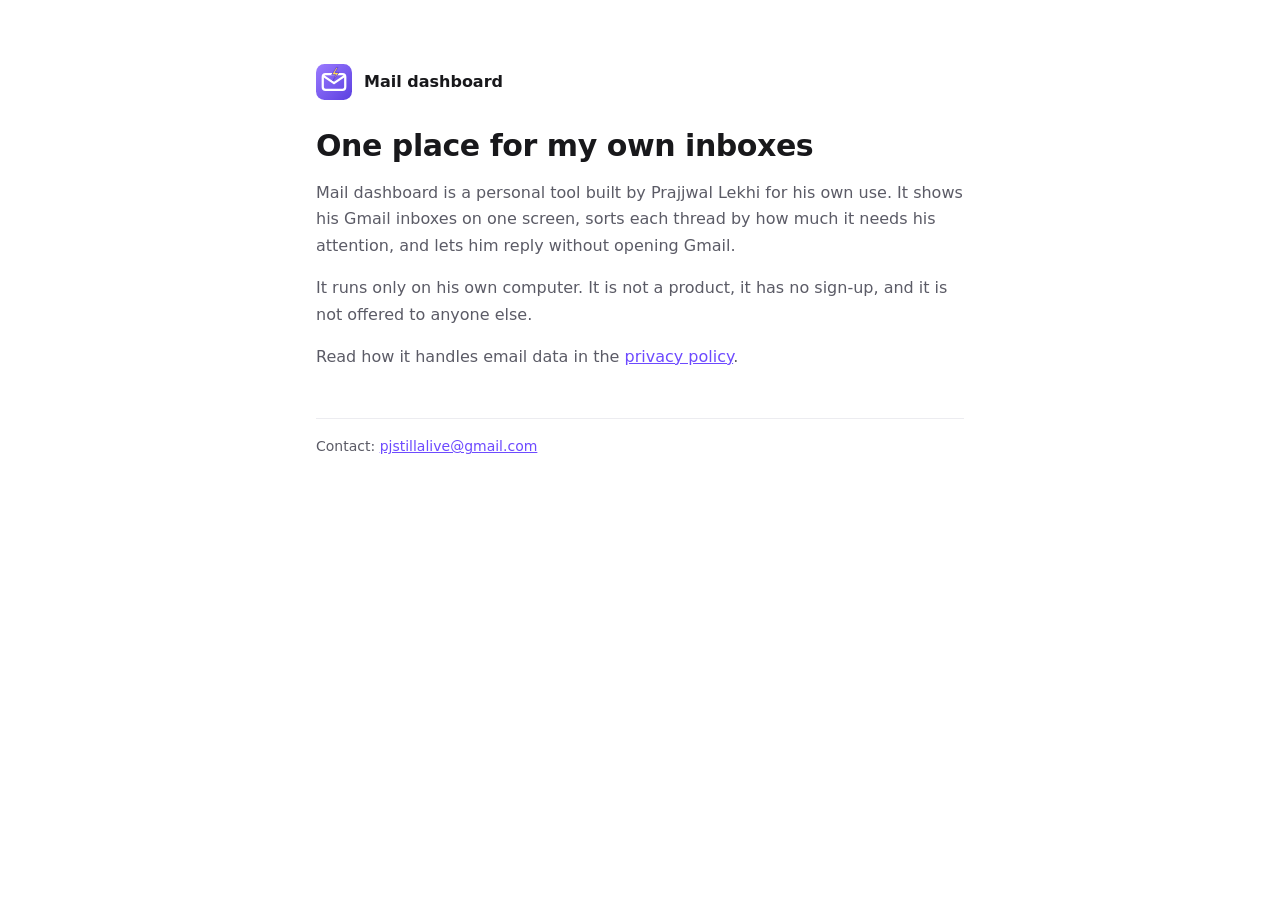
<file: index.html>
<!doctype html>
<html lang="en">
<head>
<meta charset="utf-8">
<meta name="viewport" content="width=device-width, initial-scale=1">
<title>Mail dashboard</title>
<meta name="description" content="A personal tool for reading and replying to Prajjwal Lekhi's own Gmail inboxes in one place.">
<link rel="stylesheet" href="style.css">
</head>
<body>
<main>
  <div class="brand"><svg viewBox="0 0 64 64" aria-hidden="true"><defs><linearGradient id="g" x1="0" y1="0" x2="1" y2="1"><stop offset="0" stop-color="#9b7bff"/><stop offset="1" stop-color="#5b3fe0"/></linearGradient></defs><rect width="64" height="64" rx="15" fill="url(#g)"/><rect x="12" y="18" width="40" height="28" rx="5" fill="none" stroke="white" stroke-width="4"/><path d="M13 21l19 13 19-13" fill="none" stroke="white" stroke-width="4" stroke-linejoin="round"/><path d="M36 6l-8 13h7l-5 11 11-15h-7l5-9z" fill="#ffd84d" stroke="#5b3fe0" stroke-width="1.5" stroke-linejoin="round"/></svg> Mail dashboard</div>
  <h1>One place for my own inboxes</h1>
  <p>Mail dashboard is a personal tool built by Prajjwal Lekhi for his own use. It shows his Gmail inboxes on one screen, sorts each thread by how much it needs his attention, and lets him reply without opening Gmail.</p>
  <p>It runs only on his own computer. It is not a product, it has no sign-up, and it is not offered to anyone else.</p>
  <p>Read how it handles email data in the <a href="privacy.html">privacy policy</a>.</p>
  <footer>Contact: <a href="mailto:pjstillalive@gmail.com">pjstillalive@gmail.com</a></footer>
</main>
</body>
</html>
</file>
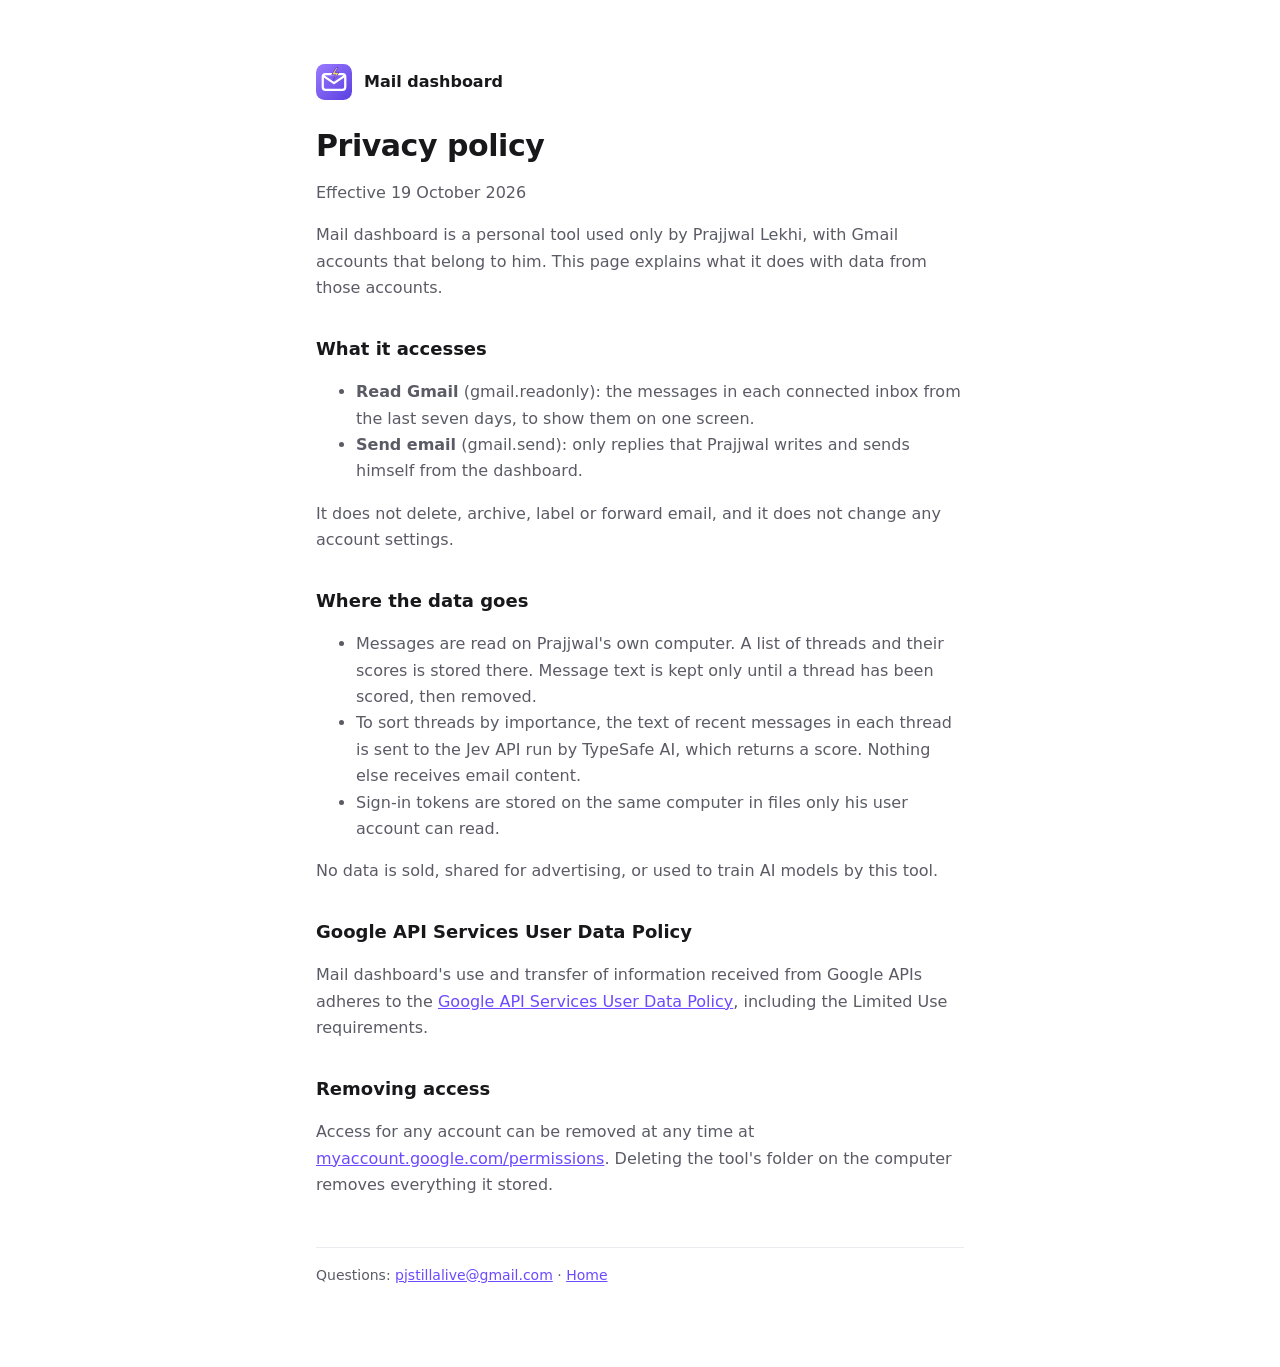
<file: privacy.html>
<!doctype html>
<html lang="en">
<head>
<meta charset="utf-8">
<meta name="viewport" content="width=device-width, initial-scale=1">
<title>Mail dashboard privacy policy</title>
<link rel="stylesheet" href="style.css">
</head>
<body>
<main>
  <div class="brand"><svg viewBox="0 0 64 64" aria-hidden="true"><defs><linearGradient id="g" x1="0" y1="0" x2="1" y2="1"><stop offset="0" stop-color="#9b7bff"/><stop offset="1" stop-color="#5b3fe0"/></linearGradient></defs><rect width="64" height="64" rx="15" fill="url(#g)"/><rect x="12" y="18" width="40" height="28" rx="5" fill="none" stroke="white" stroke-width="4"/><path d="M13 21l19 13 19-13" fill="none" stroke="white" stroke-width="4" stroke-linejoin="round"/><path d="M36 6l-8 13h7l-5 11 11-15h-7l5-9z" fill="#ffd84d" stroke="#5b3fe0" stroke-width="1.5" stroke-linejoin="round"/></svg> Mail dashboard</div>
  <h1>Privacy policy</h1>
  <p>Effective 19 October 2026</p>

  <p>Mail dashboard is a personal tool used only by Prajjwal Lekhi, with Gmail accounts that belong to him. This page explains what it does with data from those accounts.</p>

  <h2>What it accesses</h2>
  <ul>
    <li><strong>Read Gmail</strong> (gmail.readonly): the messages in each connected inbox from the last seven days, to show them on one screen.</li>
    <li><strong>Send email</strong> (gmail.send): only replies that Prajjwal writes and sends himself from the dashboard.</li>
  </ul>
  <p>It does not delete, archive, label or forward email, and it does not change any account settings.</p>

  <h2>Where the data goes</h2>
  <ul>
    <li>Messages are read on Prajjwal's own computer. A list of threads and their scores is stored there. Message text is kept only until a thread has been scored, then removed.</li>
    <li>To sort threads by importance, the text of recent messages in each thread is sent to the Jev API run by TypeSafe AI, which returns a score. Nothing else receives email content.</li>
    <li>Sign-in tokens are stored on the same computer in files only his user account can read.</li>
  </ul>
  <p>No data is sold, shared for advertising, or used to train AI models by this tool.</p>

  <h2>Google API Services User Data Policy</h2>
  <p>Mail dashboard's use and transfer of information received from Google APIs adheres to the <a href="https://developers.google.com/terms/api-services-user-data-policy">Google API Services User Data Policy</a>, including the Limited Use requirements.</p>

  <h2>Removing access</h2>
  <p>Access for any account can be removed at any time at <a href="https://myaccount.google.com/permissions">myaccount.google.com/permissions</a>. Deleting the tool's folder on the computer removes everything it stored.</p>

  <footer>Questions: <a href="mailto:pjstillalive@gmail.com">pjstillalive@gmail.com</a> · <a href="index.html">Home</a></footer>
</main>
</body>
</html>
</file>
<file: style.css>
:root { --bg: #ffffff; --ink: #18181b; --muted: #5b5b66; --line: #ececf0; --accent: #6d4aff; }
@media (prefers-color-scheme: dark) { :root { --bg: #131316; --ink: #ececf1; --muted: #a6a6b1; --line: #26262c; --accent: #a593ff; } }
* { box-sizing: border-box; }
body { margin: 0; background: var(--bg); color: var(--ink); font: 16px/1.65 -apple-system, BlinkMacSystemFont, "Segoe UI", system-ui, sans-serif; }
main { max-width: 680px; margin: 0 auto; padding: 64px 16px 80px; }
h1 { font-size: 30px; line-height: 1.2; letter-spacing: -.015em; margin: 0 0 8px; }
h2 { font-size: 18px; margin: 32px 0 6px; }
p, li { color: var(--muted); }
a { color: var(--accent); }
.brand { display: flex; align-items: center; gap: 12px; margin-bottom: 28px; font-weight: 600; }
.brand svg { width: 36px; height: 36px; }
footer { margin-top: 48px; padding-top: 16px; border-top: 1px solid var(--line); font-size: 14px; color: var(--muted); }
</file>
